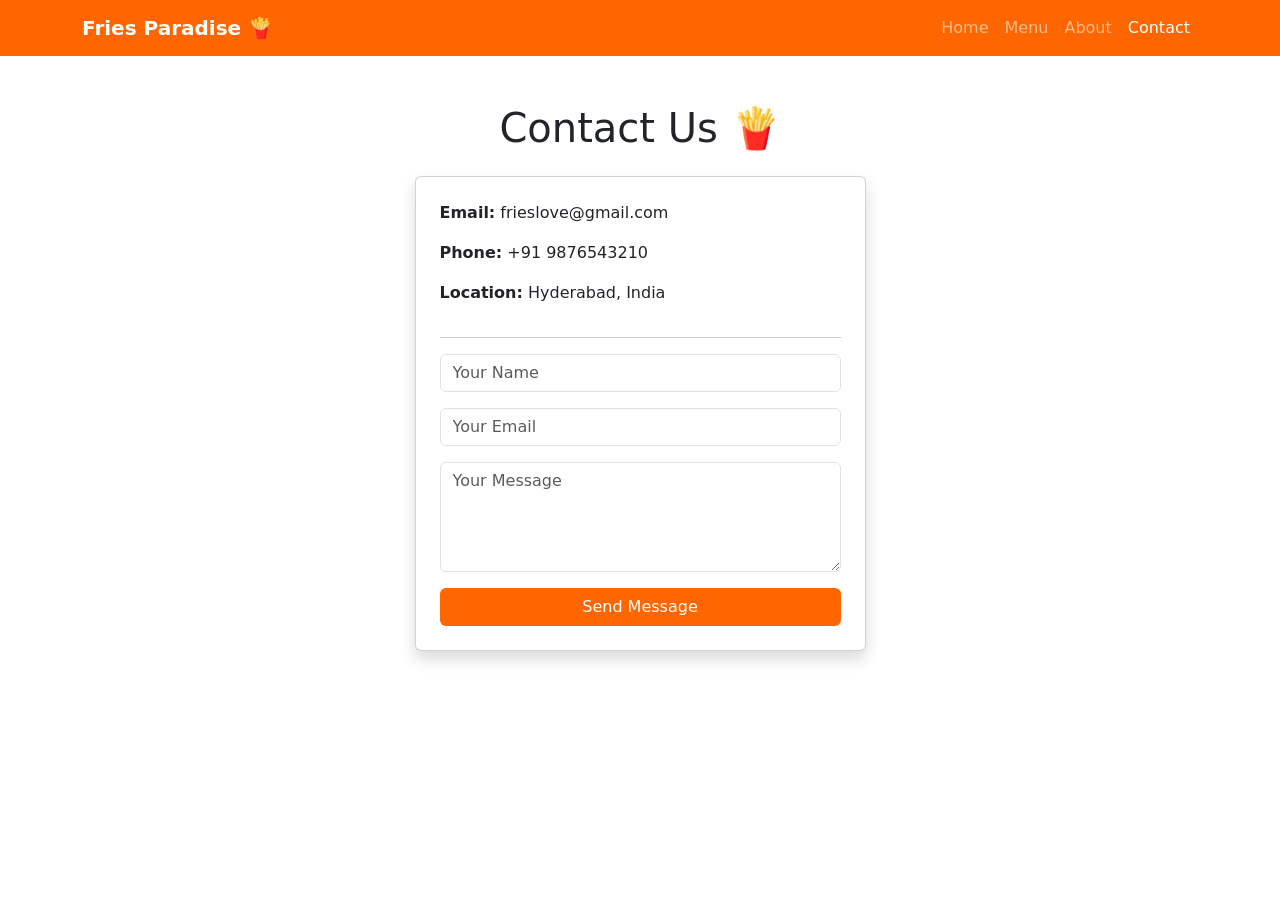
<file: cont.html>
<!DOCTYPE html>
<html>
<head>
<title>Contact - Fries Paradise 🍟</title>

<link href="https://cdn.jsdelivr.net/npm/bootstrap@5.0.2/dist/css/bootstrap.min.css" rel="stylesheet">

<style>
:root{
    --primary:#ff6600;
}

/* NAV COLOR */
.navbar{
    background-color: var(--primary);
}

/* BUTTON */
.btn-custom{
    background-color: var(--primary);
    color:white;
}
.btn-custom:hover{
    background-color:#e65c00;
}
</style>

</head>
<body>

<!-- NAVBAR -->
<nav class="navbar navbar-expand-lg navbar-dark">
<div class="container">

<a class="navbar-brand fw-bold" href="#">Fries Paradise 🍟</a>

<div class="collapse navbar-collapse justify-content-end">
<ul class="navbar-nav">
<li class="nav-item"><a class="nav-link" href="home.html">Home</a></li>
<li class="nav-item"><a class="nav-link" href="menu.html">Menu</a></li>
<li class="nav-item"><a class="nav-link" href="abt.html">About</a></li>
<li class="nav-item"><a class="nav-link active" href="cont.html">Contact</a></li>
</ul>
</div>

</div>
</nav>

<!-- CONTACT -->
<div class="container mt-5">

<h1 class="text-center mb-4">Contact Us 🍟</h1>

<div class="row justify-content-center">

<div class="col-md-5">

<div class="card shadow p-4">

<p><b>Email:</b> frieslove@gmail.com</p>
<p><b>Phone:</b> +91 9876543210</p>
<p><b>Location:</b> Hyderabad, India</p>

<hr>

<form id="contactForm"> 
<div class="mb-3">
<input type="text" class="form-control" placeholder="Your Name" required>
</div>

<div class="mb-3">
<input type="email" class="form-control" placeholder="Your Email" required>
</div>

<div class="mb-3">
<textarea class="form-control" rows="4" placeholder="Your Message" required></textarea>
</div>

<button class="btn btn-custom w-100">Send Message</button>

</form>

</div>

</div>

</div>

</div>
<script src ="pro.js"></script>
</body>
</html>
</file>
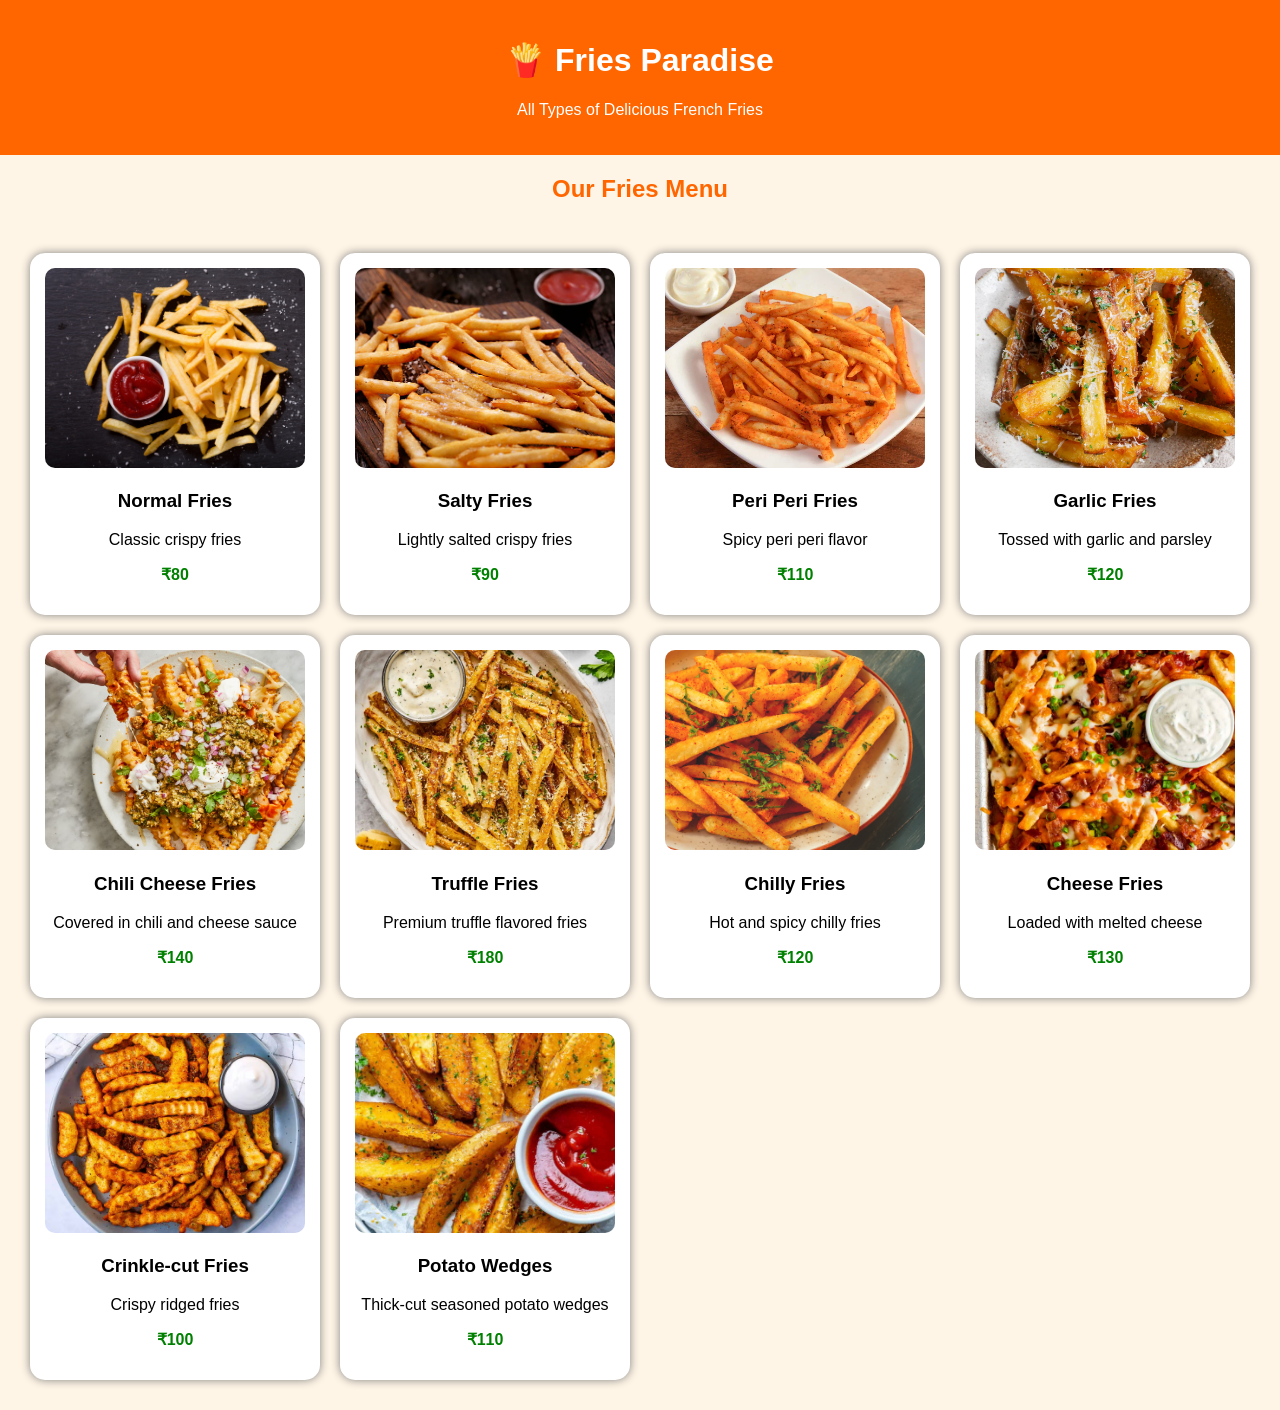
<file: menu.html>
<!DOCTYPE html>
<html>
<head>
<title>Fries Menu</title>

<link rel="stylesheet" href="menu.css">

</head>

<body>

<header>
<h1>🍟 Fries Paradise</h1>
<p>All Types of Delicious French Fries</p>
</header>

<h2>Our Fries Menu</h2>

<div class="container">

<!-- NORMAL FRIES -->
<div class="card">
<img src= "normal.jpg">
<h3>Normal Fries</h3>
<p>Classic crispy fries</p>
<p class="price">₹80</p>
</div>

<!-- SALTY FRIES -->
<div class="card">
<img src="salt.jpg">
<h3>Salty Fries</h3>
<p>Lightly salted crispy fries</p>
<p class="price">₹90</p>
</div>

<!-- PERI PERI FRIES -->
<div class="card">
<img src="periperi.jpg">
<h3>Peri Peri Fries</h3>
<p>Spicy peri peri flavor</p>
<p class="price">₹110</p>
</div>

<!-- GARLIC FRIES -->
<div class="card">
<img src="Garlic-Butter-Fries-4-scaled.webp">
<h3>Garlic Fries</h3>
<p>Tossed with garlic and parsley</p>
<p class="price">₹120</p>
</div>

<!-- CHILI CHEESE FRIES -->
<div class="card">
<img src="k_Photo_Recipes_2023-01-instant-pot-chilli-cheese-fries_instant-pot-chilli-cheese-fries-163.jpeg">
<h3>Chili Cheese Fries</h3>
<p>Covered in chili and cheese sauce</p>
<p class="price">₹140</p>
</div>

<!-- TRUFFLE FRIES -->
<div class="card">
<img src="Trufflefries11-1-scaled.webp">
<h3>Truffle Fries</h3>
<p>Premium truffle flavored fries</p>
<p class="price">₹180</p>
</div>

<!-- CHILLY FRIES -->
<div class="card">
<img src="Red_Hot_Chili_Pepper_Fries.jpg">
<h3>Chilly Fries</h3>
<p>Hot and spicy chilly fries</p>
<p class="price">₹120</p>
</div>

<!-- CHEESE FRIES -->
<div class="card">
<img src="Loaded-Cheese-Fries-SpendWithPennies-4.jpg">
<h3>Cheese Fries</h3>
<p>Loaded with melted cheese</p>
<p class="price">₹130</p>
</div>

<!-- CRINKLE CUT FRIES -->
<div class="card">
<img src="crinkle.avif">
<h3>Crinkle-cut Fries</h3>
<p>Crispy ridged fries</p>
<p class="price">₹100</p>
</div>

<!-- POTATO WEDGES -->
<div class="card">
<img src="instagram-In-Stream_Square___Baked-potato-wedges-4.jpg">
<h3>Potato Wedges</h3>
<p>Thick-cut seasoned potato wedges</p>
<p class="price">₹110</p>
</div>

</div>

</body>

</html>
</file>
<file: menu.css>
body{
    margin:0;
    font-family:Arial;
    background:#fff5e6;
}

header{
    background:#ff6600;
    color:white;
    text-align:center;
    padding:20px;
}

.container{
    display:grid;
    grid-template-columns:repeat(auto-fit,minmax(250px,1fr));
    gap:20px;
    padding:30px;
}

.card{
    background:white;
    border-radius:15px;
    box-shadow:0 0 10px gray;
    text-align:center;
    padding:15px;
    transition:0.3s;
}

.card:hover{
    transform:scale(1.05);
}

.card img{
    width:100%;
    height:200px;
    object-fit:cover;
    border-radius:10px;
}

h2{
    text-align:center;
    color:#ff6600;
}

.price{
    color:green;
    font-weight:bold;
}
</file>
